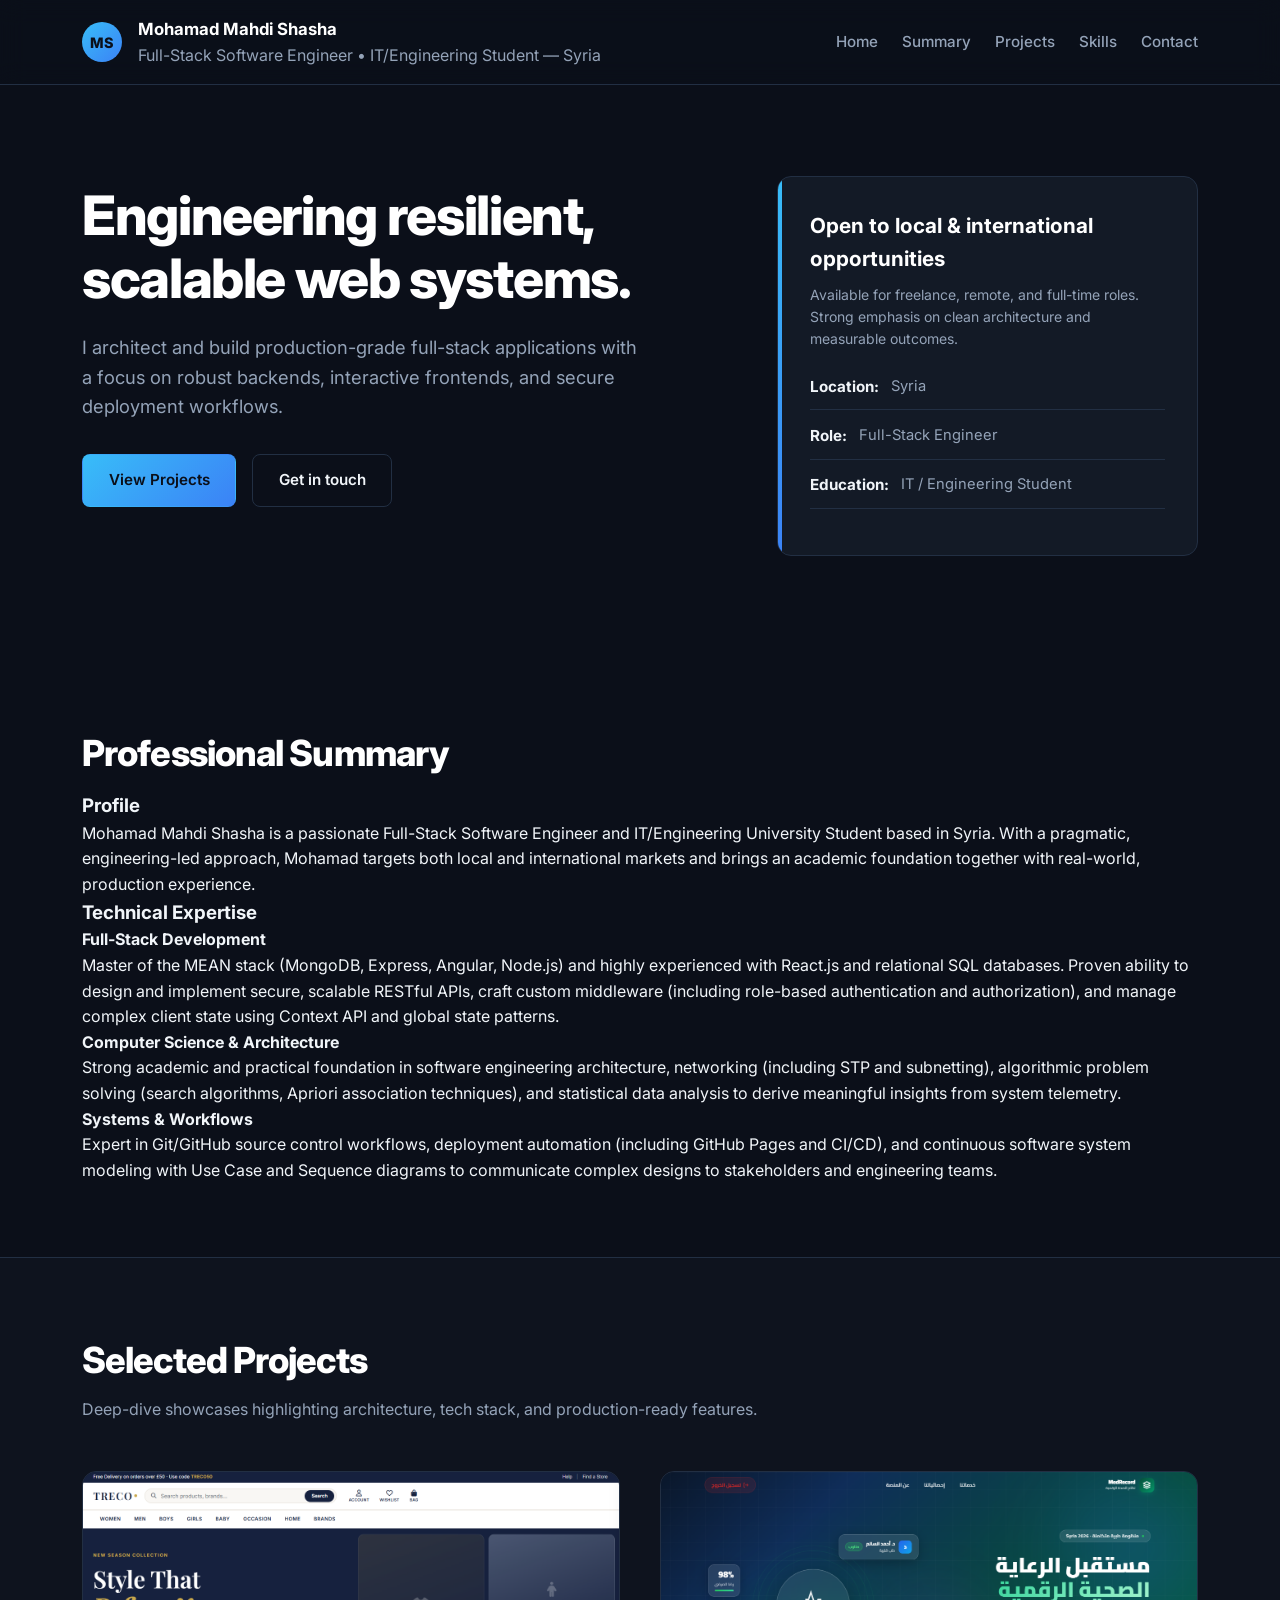
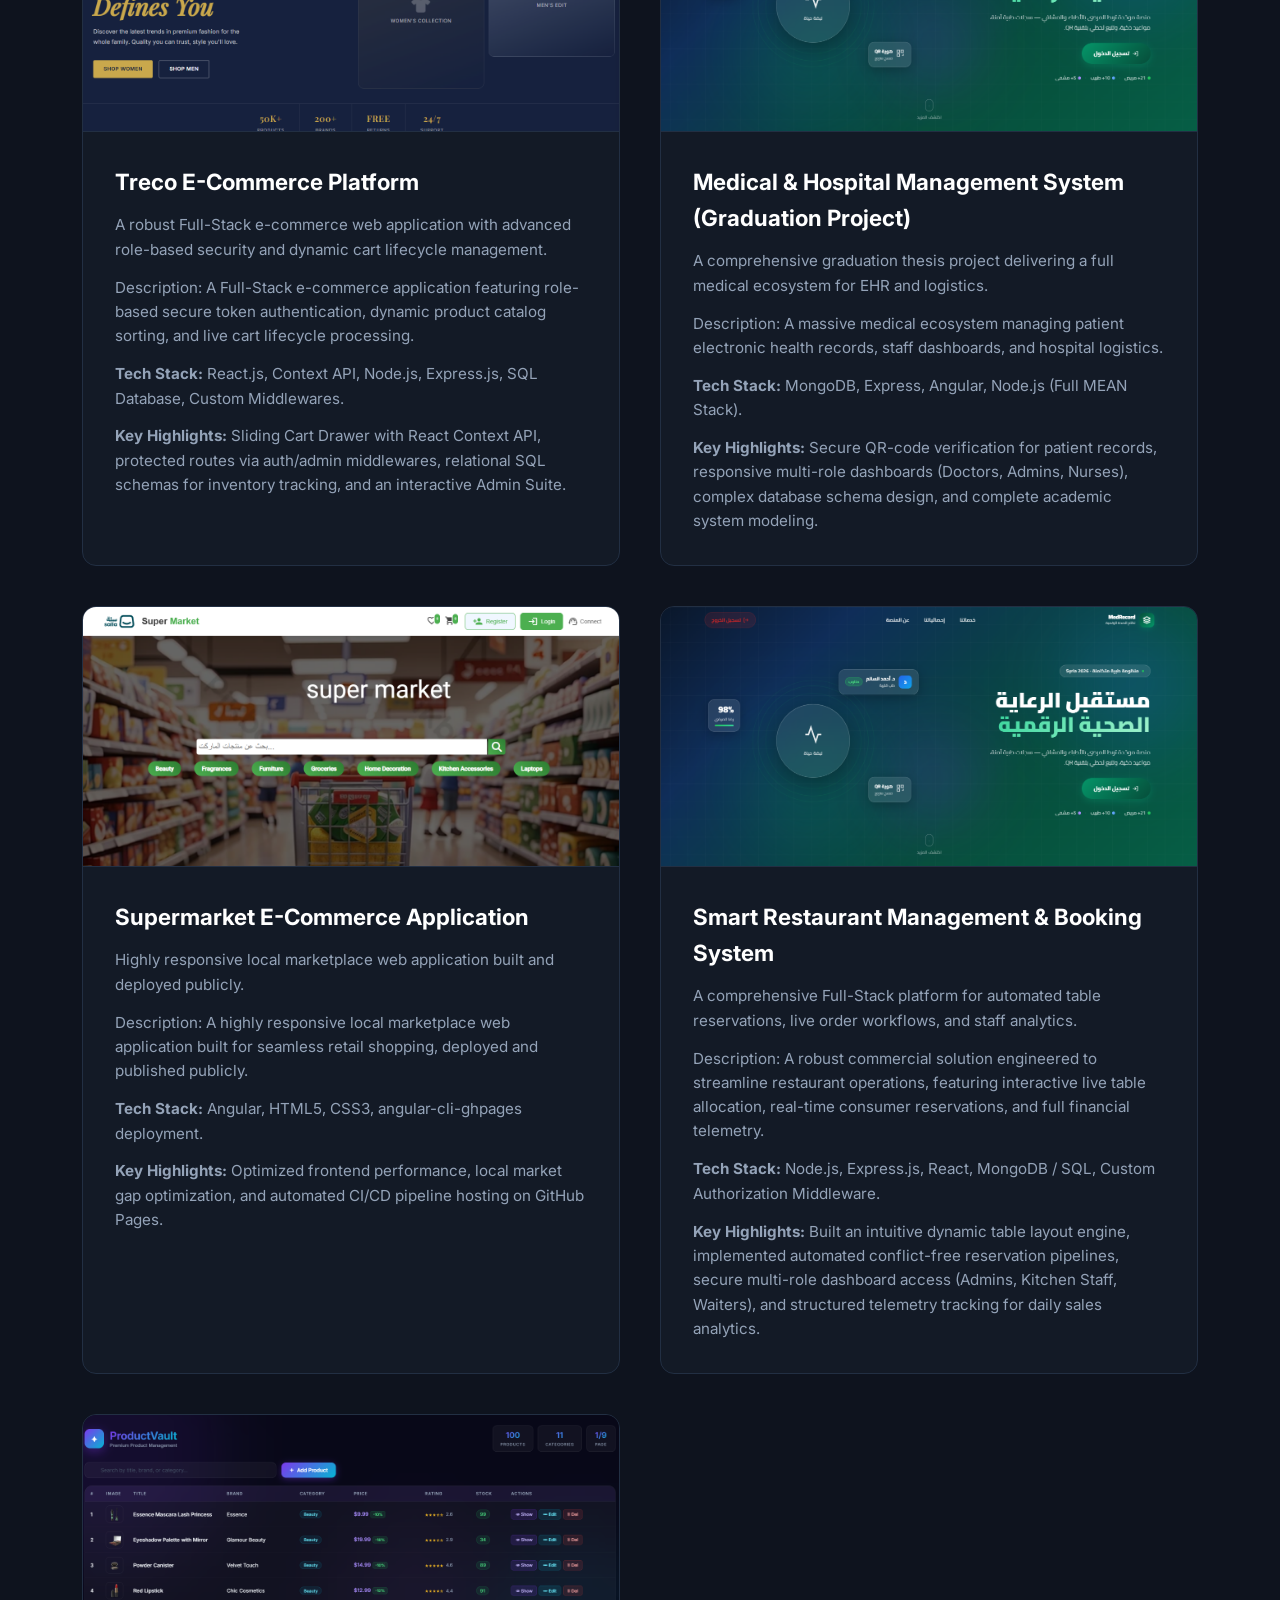
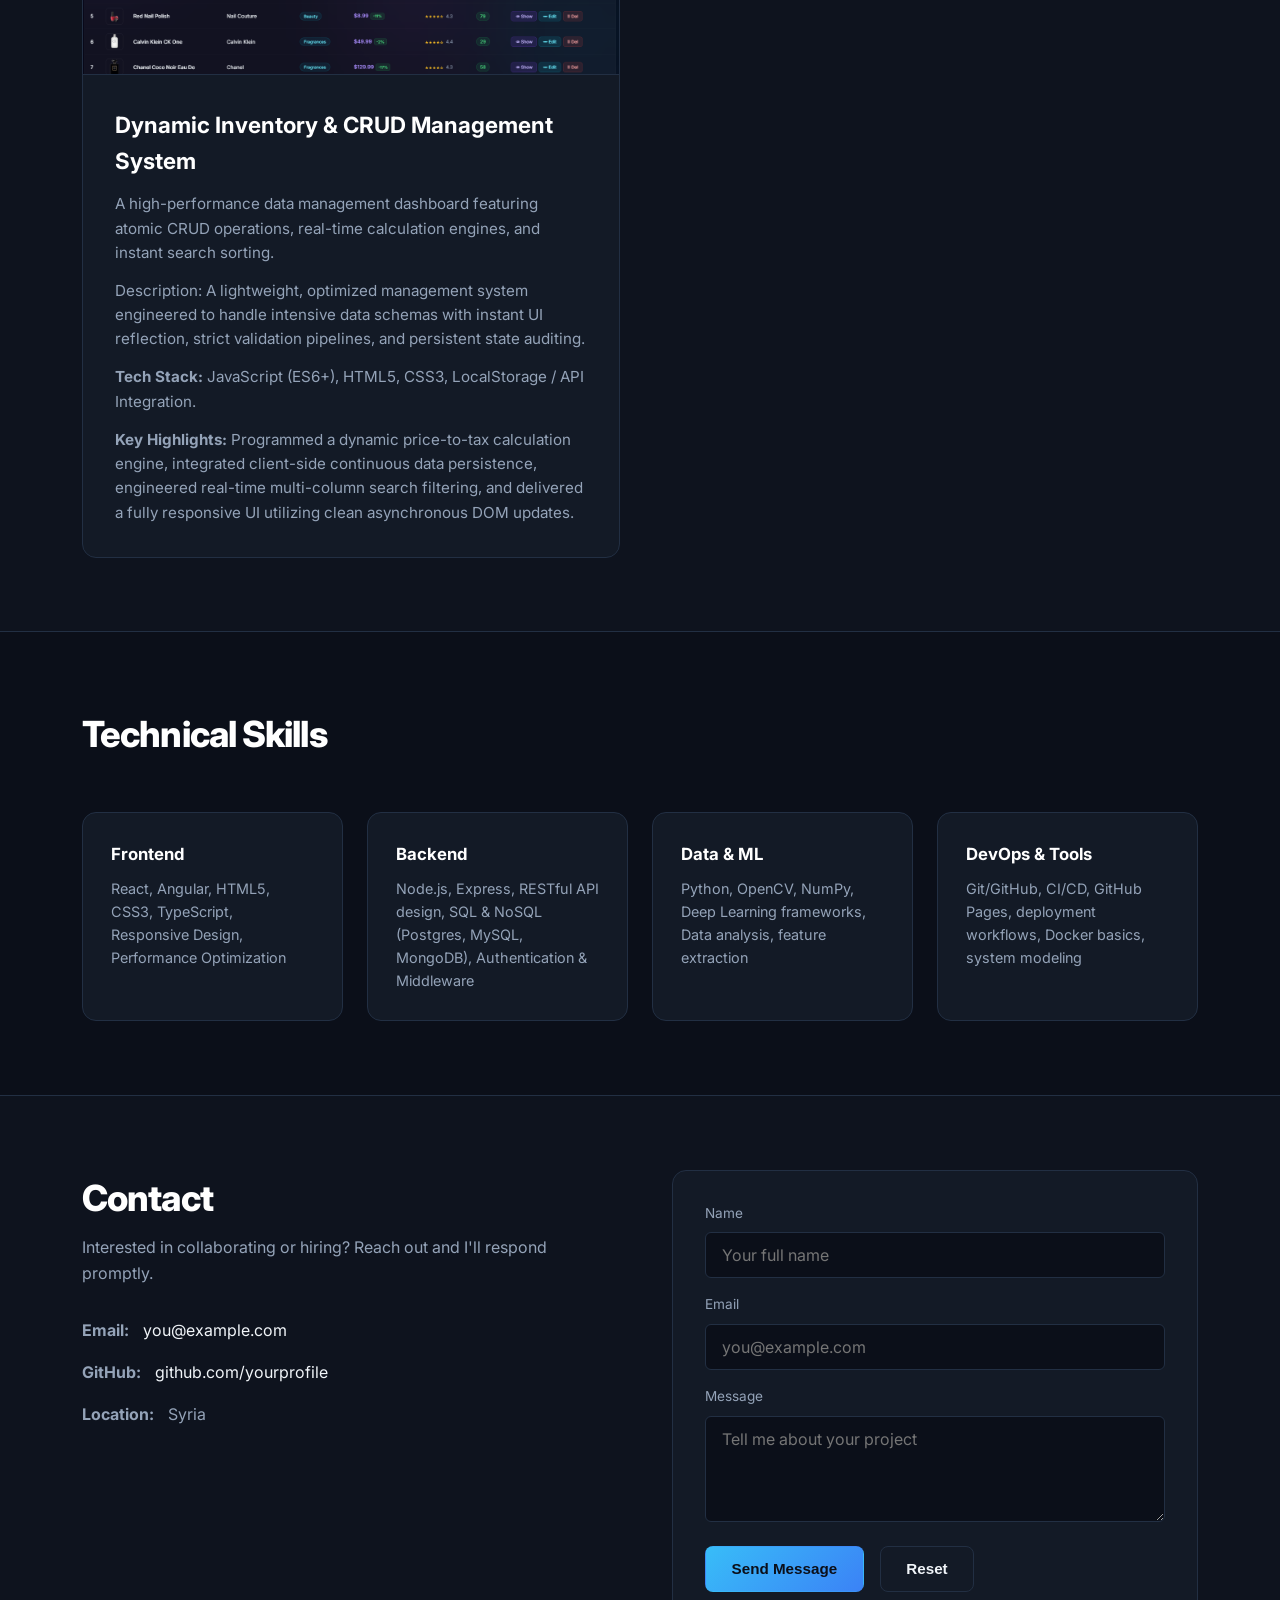
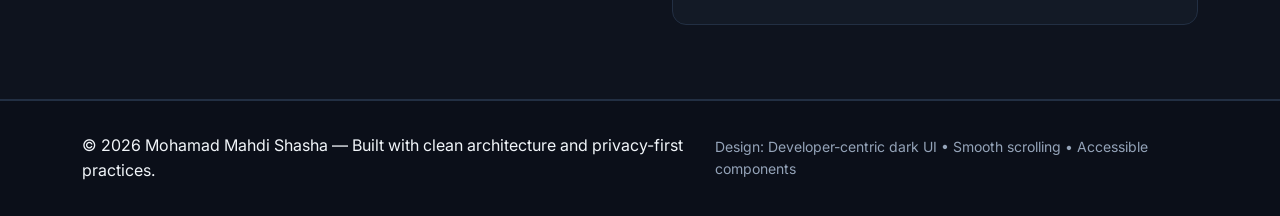
<file: portfolio.html>
<!doctype html>
<html lang="en">
<head>
  <meta charset="utf-8" />
  <meta name="viewport" content="width=device-width,initial-scale=1" />
  <title>Mohamad Mahdi Shasha — Full-Stack Engineer</title>
  <link rel="preconnect" href="https://fonts.gstatic.com" crossorigin>
  <link href="https://fonts.googleapis.com/css2?family=Inter:wght@300;400;600;800&display=swap" rel="stylesheet">
  <link rel="stylesheet" href="portfolio.css">
</head>
<body>
  <header class="site-header" id="top">
    <div class="container header-inner">
      <div class="brand">
        <div class="avatar" aria-hidden="true">MS</div>
        <div>
          <h1>Mohamad Mahdi Shasha</h1>
          <p class="muted">Full-Stack Software Engineer • IT/Engineering Student — Syria</p>
        </div>
      </div>
      <nav class="nav" aria-label="Primary">
        <button class="nav-toggle" aria-expanded="false" aria-controls="nav-list">Menu</button>
        <ul id="nav-list" class="nav-list">
          <li><a href="#hero">Home</a></li>
          <li><a href="#summary">Summary</a></li>
          <li><a href="#projects">Projects</a></li>
          <li><a href="#skills">Skills</a></li>
          <li><a href="#contact">Contact</a></li>
        </ul>
      </nav>
    </div>
  </header>

  <main>
    <section id="hero" class="hero">
      <div class="container hero-grid">
        <div class="hero-copy">
          <h2>Engineering resilient, scalable web systems.</h2>
          <p class="lead">I architect and build production-grade full-stack applications with a focus on robust backends, interactive frontends, and secure deployment workflows.</p>
          <div class="hero-cta">
            <a class="btn primary" href="#projects">View Projects</a>
            <a class="btn ghost" href="#contact">Get in touch</a>
          </div>
        </div>
        <div class="hero-card">
          <div class="card-inner">
            <h3>Open to local & international opportunities</h3>
            <p class="muted small">Available for freelance, remote, and full-time roles. Strong emphasis on clean architecture and measurable outcomes.</p>
            <ul class="meta-list">
              <li><strong>Location:</strong> Syria</li>
              <li><strong>Role:</strong> Full-Stack Engineer</li>
              <li><strong>Education:</strong> IT / Engineering Student</li>
            </ul>
          </div>
        </div>
      </div>
    </section>

    <section id="summary" class="section">
      <div class="container">
        <h2>Professional Summary</h2>
        <div class="summary-grid">
          <article class="summary-card">
            <h3>Profile</h3>
            <p>Mohamad Mahdi Shasha is a passionate Full-Stack Software Engineer and IT/Engineering University Student based in Syria. With a pragmatic, engineering-led approach, Mohamad targets both local and international markets and brings an academic foundation together with real-world, production experience.</p>
          </article>

          <article class="summary-card">
            <h3>Technical Expertise</h3>
            <h4>Full-Stack Development</h4>
            <p>Master of the MEAN stack (MongoDB, Express, Angular, Node.js) and highly experienced with React.js and relational SQL databases. Proven ability to design and implement secure, scalable RESTful APIs, craft custom middleware (including role-based authentication and authorization), and manage complex client state using Context API and global state patterns.</p>

            <h4>Computer Science & Architecture</h4>
            <p>Strong academic and practical foundation in software engineering architecture, networking (including STP and subnetting), algorithmic problem solving (search algorithms, Apriori association techniques), and statistical data analysis to derive meaningful insights from system telemetry.</p>

            <h4>Systems & Workflows</h4>
            <p>Expert in Git/GitHub source control workflows, deployment automation (including GitHub Pages and CI/CD), and continuous software system modeling with Use Case and Sequence diagrams to communicate complex designs to stakeholders and engineering teams.</p>
          </article>
        </div>
      </div>
    </section>

    <section id="projects" class="section dark-section">
      <div class="container">
        <h2>Selected Projects</h2>
        <p class="muted">Deep-dive showcases highlighting architecture, tech stack, and production-ready features.</p>

        <div class="projects-grid">
          <article class="project">
            <div class="project-media">
              <img src="img\لقطة شاشة 2026-06-12 210641.png" alt="Treco Full-Stack E-Commerce Interface Dashboard">
            </div>
            <div class="project-body">
              <h3>Treco E-Commerce Platform</h3>
              <p class="muted small">A robust Full-Stack e-commerce web application with advanced role-based security and dynamic cart lifecycle management.</p>
              <p>Description: A Full-Stack e-commerce application featuring role-based secure token authentication, dynamic product catalog sorting, and live cart lifecycle processing.</p>
              <p><strong>Tech Stack:</strong> React.js, Context API, Node.js, Express.js, SQL Database, Custom Middlewares.</p>
              <p><strong>Key Highlights:</strong> Sliding Cart Drawer with React Context API, protected routes via auth/admin middlewares, relational SQL schemas for inventory tracking, and an interactive Admin Suite.</p>
            </div>
          </article>

          <article class="project">
            <div class="project-media">
              <img src="img\لقطة شاشة 2026-06-09 001340.png" alt="Medical and Hospital Management Dashboard System">
            </div>
            <div class="project-body">
              <h3>Medical & Hospital Management System (Graduation Project)</h3>
              <p class="muted small">A comprehensive graduation thesis project delivering a full medical ecosystem for EHR and logistics.</p>
              <p>Description: A massive medical ecosystem managing patient electronic health records, staff dashboards, and hospital logistics.</p>
              <p><strong>Tech Stack:</strong> MongoDB, Express, Angular, Node.js (Full MEAN Stack).</p>
              <p><strong>Key Highlights:</strong> Secure QR-code verification for patient records, responsive multi-role dashboards (Doctors, Admins, Nurses), complex database schema design, and complete academic system modeling.</p>
            </div>
          </article>

          <article class="project">
            <div class="project-media">
              <img src="img\لقطة شاشة 2026-06-12 210211.png" alt="Supermarket E-commerce Responsive Web Application">
            </div>
            <div class="project-body">
              <h3>Supermarket E-Commerce Application</h3>
              <p class="muted small">Highly responsive local marketplace web application built and deployed publicly.</p>
              <p>Description: A highly responsive local marketplace web application built for seamless retail shopping, deployed and published publicly.</p>
              <p><strong>Tech Stack:</strong> Angular, HTML5, CSS3, angular-cli-ghpages deployment.</p>
              <p><strong>Key Highlights:</strong> Optimized frontend performance, local market gap optimization, and automated CI/CD pipeline hosting on GitHub Pages.</p>
            </div>
          </article>

    <article class="project">
            <div class="project-media">
              <img src="img\لقطة شاشة 2026-06-09 001340.png" alt="Full-Stack Restaurant Management and Booking System Dashboard">
            </div>
            <div class="project-body">
              <h3>Smart Restaurant Management & Booking System</h3>
              <p class="muted small">A comprehensive Full-Stack platform for automated table reservations, live order workflows, and staff analytics.</p>
              <p>Description: A robust commercial solution engineered to streamline restaurant operations, featuring interactive live table allocation, real-time consumer reservations, and full financial telemetry.</p>
              <p><strong>Tech Stack:</strong> Node.js, Express.js, React, MongoDB / SQL, Custom Authorization Middleware.</p>
              <p><strong>Key Highlights:</strong> Built an intuitive dynamic table layout engine, implemented automated conflict-free reservation pipelines, secure multi-role dashboard access (Admins, Kitchen Staff, Waiters), and structured telemetry tracking for daily sales analytics.</p>
            </div>
          </article>
          <article class="project">
            <div class="project-media">
              <img src="img\لقطة شاشة 2026-06-12 211745.png" alt="Dynamic CRUDs Data Management System Interface">
            </div>
            <div class="project-body">
              <h3>Dynamic Inventory & CRUD Management System</h3>
              <p class="muted small">A high-performance data management dashboard featuring atomic CRUD operations, real-time calculation engines, and instant search sorting.</p>
              <p>Description: A lightweight, optimized management system engineered to handle intensive data schemas with instant UI reflection, strict validation pipelines, and persistent state auditing.</p>
              <p><strong>Tech Stack:</strong> JavaScript (ES6+), HTML5, CSS3, LocalStorage / API Integration.</p>
              <p><strong>Key Highlights:</strong> Programmed a dynamic price-to-tax calculation engine, integrated client-side continuous data persistence, engineered real-time multi-column search filtering, and delivered a fully responsive UI utilizing clean asynchronous DOM updates.</p>
            </div>
          </article>
        </div>
      </div>
    </section>

    <section id="skills" class="section">
      <div class="container">
        <h2>Technical Skills</h2>
        <div class="skills-grid">
          <div class="skill-card">
            <h4>Frontend</h4>
            <p>React, Angular, HTML5, CSS3, TypeScript, Responsive Design, Performance Optimization</p>
          </div>
          <div class="skill-card">
            <h4>Backend</h4>
            <p>Node.js, Express, RESTful API design, SQL & NoSQL (Postgres, MySQL, MongoDB), Authentication & Middleware</p>
          </div>
          <div class="skill-card">
            <h4>Data & ML</h4>
            <p>Python, OpenCV, NumPy, Deep Learning frameworks, Data analysis, feature extraction</p>
          </div>
          <div class="skill-card">
            <h4>DevOps & Tools</h4>
            <p>Git/GitHub, CI/CD, GitHub Pages, deployment workflows, Docker basics, system modeling</p>
          </div>
        </div>
      </div>
    </section>

    <section id="contact" class="section dark-section">
      <div class="container contact-grid">
        <div>
          <h2>Contact</h2>
          <p class="muted">Interested in collaborating or hiring? Reach out and I'll respond promptly.</p>
          <ul class="contact-list">
            <li><strong>Email:</strong> <a href="mailto:you@example.com">you@example.com</a></li>
            <li><strong>GitHub:</strong> <a href="#">github.com/yourprofile</a></li>
            <li><strong>Location:</strong> Syria</li>
          </ul>
        </div>
        <form class="contact-form" onsubmit="return false;">
          <label for="name">Name</label>
          <input id="name" type="text" placeholder="Your full name" required>
          <label for="email">Email</label>
          <input id="email" type="email" placeholder="you@example.com" required>
          <label for="message">Message</label>
          <textarea id="message" rows="4" placeholder="Tell me about your project"></textarea>
          <div class="form-actions">
            <button class="btn primary" type="submit">Send Message</button>
            <button class="btn ghost" type="reset">Reset</button>
          </div>
        </form>
      </div>
    </section>
  </main>

  <footer class="site-footer">
    <div class="container footer-inner">
      <p>&copy; <span id="year"></span> Mohamad Mahdi Shasha — Built with clean architecture and privacy-first practices.</p>
      <p class="muted small">Design: Developer-centric dark UI • Smooth scrolling • Accessible components</p>
    </div>
  </footer>

  <script src="portfolio.js"></script>
</body>
</html>
</file>
<file: portfolio.css>
/* ==========================================================================
   1. DESIGN TOKENS — dark (default) + light theme override
   ========================================================================== */
:root {
  color-scheme: dark;

  --bg-main: #0b0f19;
  --bg-surface: #131a26;
  --bg-surface-hover: #1c2637;
  --bg-alt: rgba(19, 26, 38, 0.4);
  --border-color: #222f43;

  --text-main: #f1f5f9;
  --text-muted: #94a3b8;
  --heading: #ffffff;

  --accent: #38bdf8;
  --accent-2: #a78bfa;
  --accent-gradient: linear-gradient(135deg, #38bdf8 0%, #3b82f6 100%);
  --accent-gradient-2: linear-gradient(135deg, #38bdf8 0%, #a78bfa 100%);
  --accent-glow: color-mix(in srgb, var(--accent) 15%, transparent);
  --accent-border: color-mix(in srgb, var(--accent) 30%, transparent);

  --header-bg: rgba(11, 15, 25, 0.8);
  --hover-tint: color-mix(in srgb, var(--text-main) 6%, transparent);
  --overlay-line: color-mix(in srgb, var(--text-main) 6%, transparent);
  --shimmer-a: color-mix(in srgb, var(--text-main) 2%, transparent);
  --shimmer-b: color-mix(in srgb, var(--text-main) 8%, transparent);
  --shadow-color: rgba(0, 0, 0, 0.45);
  --media-grad-1: #1a2332;
  --media-grad-2: #131a26;
  --glow-opacity: 0.18;

  --success: #4ade80;
  --danger: #f87171;

  --font-mono: 'JetBrains Mono', 'Courier New', monospace;
  --max-width: 1180px;
  --radius: 14px;
  --radius-sm: 8px;
  --transition: all 0.3s cubic-bezier(0.4, 0, 0.2, 1);
}

:root[data-theme="light"] {
  color-scheme: light;

  --bg-main: #f8fafc;
  --bg-surface: #ffffff;
  --bg-surface-hover: #f1f5f9;
  --bg-alt: rgba(226, 232, 240, 0.55);
  --border-color: #e2e8f0;

  --text-main: #334155;
  --text-muted: #64748b;
  --heading: #0f172a;

  --accent: #0284c7;
  --accent-2: #7c3aed;
  --accent-gradient-2: linear-gradient(135deg, #0284c7 0%, #7c3aed 100%);

  --header-bg: rgba(255, 255, 255, 0.85);
  --shadow-color: rgba(15, 23, 42, 0.1);
  --media-grad-1: #eef2f7;
  --media-grad-2: #e2e8f0;
  --glow-opacity: 0.12;

  --success: #15803d;
  --danger: #dc2626;
}

/* ==========================================================================
   2. RESET & GLOBAL STYLES
   ========================================================================== */
* {
  margin: 0;
  padding: 0;
  box-sizing: border-box;
}

html {
  scroll-behavior: smooth;
  font-family: 'Inter', -apple-system, BlinkMacSystemFont, sans-serif;
  background-color: var(--bg-main);
  color: var(--text-main);
}

body {
  line-height: 1.6;
  -webkit-font-smoothing: antialiased;
  position: relative;
  overflow-x: hidden;
}

html, body, .site-header, .scroll-progress span,
.hero-card, .profile-card, .expertise-card, .project, .project-media,
.project-compact, .skill-card, .contact-form, .contact-form input,
.contact-form textarea, .nav-list a, .btn, .tag, .pill, .eyebrow,
.meta-list li, .theme-toggle, .back-to-top, .avatar {
  transition: var(--transition);
}

.container {
  max-width: var(--max-width);
  margin: 0 auto;
  padding: 0 2rem;
}

.muted { color: var(--text-muted); }
.small { font-size: 0.875rem; }
.micro { font-size: 0.78rem; }

/* Skip link */
.skip-link {
  position: absolute;
  top: -48px;
  left: 1rem;
  z-index: 2000;
  background: var(--accent);
  color: #0b0f19;
  padding: 0.75rem 1.25rem;
  border-radius: var(--radius-sm);
  font-weight: 600;
  text-decoration: none;
  transition: top 0.2s ease;
}
.skip-link:focus {
  top: 1rem;
}

code {
  font-family: var(--font-mono);
  background: var(--accent-glow);
  color: var(--accent);
  padding: 0.15em 0.45em;
  border-radius: 4px;
  font-size: 0.85em;
}

/* Titles — fluid via clamp() so they scale smoothly with viewport, no jump breakpoints */
h2 {
  font-size: clamp(1.75rem, 1.4rem + 1.5vw, 2.25rem);
  font-weight: 800;
  letter-spacing: -0.025em;
  margin-bottom: 0.5rem;
  color: var(--heading);
}

.text-gradient {
  background: var(--accent-gradient-2);
  -webkit-background-clip: text;
  -webkit-text-fill-color: transparent;
  background-clip: text;
}

.section-tag {
  display: inline-block;
  font-family: var(--font-mono);
  font-size: 0.8rem;
  color: var(--accent);
  text-transform: uppercase;
  letter-spacing: 0.12em;
  margin-bottom: 0.75rem;
}

.section-lead {
  color: var(--text-muted);
  font-size: clamp(0.95rem, 0.88rem + 0.3vw, 1.05rem);
  max-width: 640px;
  margin-top: 0.75rem;
}

/* Sections */
.section {
  padding: clamp(3.5rem, 3rem + 2vw, 6rem) 0;
  position: relative;
}
.dark-section {
  background-color: var(--bg-alt);
  border-top: 1px solid var(--border-color);
  border-bottom: 1px solid var(--border-color);
}

/* Background decor */
.bg-decor {
  position: fixed;
  inset: 0;
  z-index: -1;
  overflow: hidden;
  pointer-events: none;
}
.glow {
  position: absolute;
  border-radius: 50%;
  filter: blur(120px);
  opacity: var(--glow-opacity);
  transition: opacity 0.35s ease;
}
.glow-1 {
  width: 560px;
  height: 560px;
  top: -180px;
  right: -120px;
  background: var(--accent);
}
.glow-2 {
  width: 480px;
  height: 480px;
  bottom: 0;
  left: -160px;
  background: var(--accent-2);
}
.grid-overlay {
  position: absolute;
  inset: 0;
  background-image:
    linear-gradient(var(--overlay-line) 1px, transparent 1px),
    linear-gradient(90deg, var(--overlay-line) 1px, transparent 1px);
  background-size: 48px 48px;
  mask-image: radial-gradient(ellipse 80% 60% at 50% 0%, #000 40%, transparent 100%);
}

/* Buttons */
.btn {
  display: inline-flex;
  align-items: center;
  justify-content: center;
  gap: 0.5rem;
  padding: 0.85rem 1.6rem;
  font-weight: 600;
  border-radius: var(--radius-sm);
  text-decoration: none;
  font-size: 0.95rem;
  cursor: pointer;
  border: 1px solid transparent;
  min-height: 44px;
}

.btn-sm { padding: 0.55rem 1.1rem; font-size: 0.85rem; min-height: 38px; }

.btn.primary {
  background: var(--accent-gradient);
  color: #0b0f19;
}

.btn.primary:hover {
  transform: translateY(-2px);
  box-shadow: 0 8px 20px var(--accent-glow);
}

.btn.ghost {
  border-color: var(--border-color);
  color: var(--text-main);
  background: transparent;
}

.btn.ghost:hover {
  background-color: var(--hover-tint);
  border-color: var(--text-muted);
}

/* Pills / tags */
.pill {
  display: inline-flex;
  align-items: center;
  gap: 0.4rem;
  padding: 0.35rem 0.85rem;
  border-radius: 999px;
  font-size: 0.8rem;
  font-weight: 600;
  border: 1px solid var(--border-color);
}
.pill-accent {
  color: var(--accent);
  background: var(--accent-glow);
  border-color: var(--accent-border);
}

.tag-list {
  display: flex;
  flex-wrap: wrap;
  gap: 0.5rem;
  margin: 0.25rem 0;
}
.tag {
  font-family: var(--font-mono);
  font-size: 0.75rem;
  color: var(--text-muted);
  background: var(--hover-tint);
  border: 1px solid var(--border-color);
  padding: 0.3rem 0.65rem;
  border-radius: 6px;
}

/* ==========================================================================
   3. HEADER & NAVIGATION
   ========================================================================== */
.site-header {
  position: fixed;
  top: 0;
  left: 0;
  width: 100%;
  background-color: var(--header-bg);
  backdrop-filter: blur(12px);
  border-bottom: 1px solid var(--border-color);
  z-index: 1000;
}

.header-inner {
  display: flex;
  justify-content: space-between;
  align-items: center;
  padding-top: 1rem;
  padding-bottom: 1rem;
}

.brand {
  display: flex;
  align-items: center;
  gap: 1rem;
  text-decoration: none;
  color: inherit;
}

.brand h1 {
  font-size: 1.05rem;
  font-weight: 700;
  color: var(--heading);
}

.avatar {
  width: 40px;
  height: 40px;
  background: var(--accent-gradient);
  color: #0b0f19;
  border-radius: 50%;
  display: flex;
  align-items: center;
  justify-content: center;
  font-weight: 800;
  font-size: 0.9rem;
  flex-shrink: 0;
}

.nav {
  display: flex;
  align-items: center;
  gap: 1.25rem;
}

.nav-list {
  display: flex;
  list-style: none;
  gap: 1.5rem;
}

.nav-list a {
  position: relative;
  color: var(--text-muted);
  text-decoration: none;
  font-size: 0.95rem;
  font-weight: 500;
  padding-bottom: 2px;
}

.nav-list a::after {
  content: '';
  position: absolute;
  left: 0;
  bottom: -4px;
  width: 0;
  height: 2px;
  background: var(--accent-gradient);
  transition: width 0.25s ease;
}

.nav-list a:hover { color: var(--heading); }
.nav-list a.active { color: var(--accent); }
.nav-list a.active::after,
.nav-list a:hover::after { width: 100%; }

.nav-cta { white-space: nowrap; }

/* Theme toggle */
.theme-toggle {
  display: flex;
  align-items: center;
  justify-content: center;
  width: 40px;
  height: 40px;
  border-radius: 50%;
  border: 1px solid var(--border-color);
  background: transparent;
  color: var(--text-muted);
  cursor: pointer;
  font-size: 0.95rem;
  flex-shrink: 0;
}
.theme-toggle:hover {
  color: var(--accent);
  border-color: var(--accent-border);
  background: var(--accent-glow);
}
.theme-icon-light { display: none; }
:root[data-theme="light"] .theme-icon-dark { display: none; }
:root[data-theme="light"] .theme-icon-light { display: inline; }

.nav-toggle {
  display: none;
  flex-direction: column;
  gap: 5px;
  background: none;
  border: none;
  cursor: pointer;
  padding: 4px;
  width: 44px;
  height: 44px;
  align-items: center;
  justify-content: center;
}
.nav-toggle-bar {
  width: 22px;
  height: 2px;
  background: var(--text-main);
  border-radius: 2px;
  transition: var(--transition);
}

/* ==========================================================================
   4. HERO SECTION
   ========================================================================== */
.hero {
  padding-top: 11rem;
  padding-bottom: 6rem;
}

.hero-grid {
  display: grid;
  grid-template-columns: 1.2fr 0.8fr;
  gap: 4rem;
  align-items: center;
}

.eyebrow {
  display: inline-flex;
  align-items: center;
  gap: 0.5rem;
  font-family: var(--font-mono);
  font-size: 0.85rem;
  color: var(--text-muted);
  margin-bottom: 1.5rem;
  padding: 0.4rem 0.9rem;
  border: 1px solid var(--border-color);
  border-radius: 999px;
  background: var(--hover-tint);
}

.status-dot {
  width: 8px;
  height: 8px;
  border-radius: 50%;
  background: var(--success);
  box-shadow: 0 0 0 3px color-mix(in srgb, var(--success) 20%, transparent);
  flex-shrink: 0;
}

.hero-copy h2 {
  font-size: clamp(2.25rem, 1.6rem + 3vw, 3.4rem);
  line-height: 1.15;
  margin-bottom: 1.5rem;
  color: var(--heading);
}

.lead {
  font-size: clamp(1rem, 0.93rem + 0.3vw, 1.15rem);
  color: var(--text-muted);
  margin-bottom: 2rem;
  max-width: 560px;
}

.hero-cta {
  display: flex;
  flex-wrap: wrap;
  gap: 1rem;
  margin-bottom: 2.5rem;
}

.hero-stack {
  display: flex;
  flex-wrap: wrap;
  gap: 0.65rem 1.5rem;
}
.hero-stack span {
  display: inline-flex;
  align-items: center;
  gap: 0.5rem;
  color: var(--text-muted);
  font-size: 0.88rem;
  font-weight: 500;
}
.hero-stack i { color: var(--accent); font-size: 1rem; }

.hero-card {
  background-color: var(--bg-surface);
  border: 1px solid var(--border-color);
  border-radius: var(--radius);
  padding: 2rem;
  position: relative;
  overflow: hidden;
}

.hero-card::before {
  content: '';
  position: absolute;
  top: 0;
  left: 0;
  width: 4px;
  height: 100%;
  background: var(--accent-gradient);
}

.hero-card-top { margin-bottom: 1.25rem; }

.hero-card h3 {
  font-size: 1.3rem;
  margin-bottom: 0.5rem;
  color: var(--heading);
}

.meta-list {
  list-style: none;
  margin-top: 1.5rem;
}

.meta-list li {
  display: flex;
  align-items: flex-start;
  gap: 0.75rem;
  margin-bottom: 0.85rem;
  font-size: 0.92rem;
  border-bottom: 1px solid var(--border-color);
  padding-bottom: 0.65rem;
  color: var(--text-muted);
}
.meta-list li i { color: var(--accent); margin-top: 3px; }
.meta-list li strong {
  display: block;
  color: var(--text-main);
  font-size: 0.95rem;
}

/* ==========================================================================
   5. PROFESSIONAL SUMMARY
   ========================================================================== */
.profile-card {
  background-color: var(--bg-surface);
  border: 1px solid var(--border-color);
  border-left: 3px solid var(--accent);
  border-radius: var(--radius);
  padding: 2rem 2.5rem;
  margin-top: 2.5rem;
  font-size: 1.05rem;
}

.expertise-grid {
  display: grid;
  grid-template-columns: repeat(auto-fit, minmax(260px, 1fr));
  gap: 1.75rem;
  margin-top: 2rem;
}

.expertise-card {
  container-type: inline-size;
  background-color: var(--bg-surface);
  border: 1px solid var(--border-color);
  border-radius: var(--radius);
  padding: 2rem;
}
.expertise-card:hover {
  border-color: var(--accent-border);
  transform: translateY(-4px);
}

.expertise-icon {
  width: 48px;
  height: 48px;
  border-radius: var(--radius-sm);
  background: var(--accent-glow);
  color: var(--accent);
  display: flex;
  align-items: center;
  justify-content: center;
  font-size: 1.25rem;
  margin-bottom: 1.25rem;
}

.expertise-card h3 {
  font-size: 1.2rem;
  margin-bottom: 0.85rem;
  color: var(--heading);
}

.expertise-card p {
  color: var(--text-muted);
  font-size: 0.95rem;
}
.expertise-card p strong { color: var(--text-main); }

/* ==========================================================================
   6. PROJECTS SECTION
   ========================================================================== */
.projects-grid {
  display: grid;
  grid-template-columns: repeat(auto-fit, minmax(500px, 1fr));
  gap: 2.5rem;
  margin-top: 3rem;
}

.project {
  container-type: inline-size;
  container-name: project-card;
  background-color: var(--bg-surface);
  border: 1px solid var(--border-color);
  border-radius: var(--radius);
  overflow: hidden;
  display: flex;
  flex-direction: column;
  --rx: 0deg;
  --ry: 0deg;
  transform: perspective(1000px) rotateX(var(--rx)) rotateY(var(--ry)) translateY(0);
}

.project:hover {
  transform: perspective(1000px) rotateX(var(--rx)) rotateY(var(--ry)) translateY(-6px);
  border-color: var(--accent-border);
  box-shadow: 0 12px 30px var(--shadow-color);
}

.project-media {
  width: 100%;
  height: 260px;
  background: linear-gradient(135deg, var(--media-grad-1) 0%, var(--media-grad-2) 100%);
  overflow: hidden;
  position: relative;
  border-bottom: 1px solid var(--border-color);
  display: flex;
  align-items: center;
  justify-content: center;
}

.project-media img {
  width: 100%;
  height: 100%;
  object-fit: cover;
  transition: transform 0.3s ease, opacity 0.4s ease;
}

.project:hover .project-media img {
  transform: scale(1.04);
}

.media-caption {
  display: none;
  position: absolute;
  inset: 0;
  align-items: center;
  justify-content: center;
  text-align: center;
  padding: 1.5rem;
  font-size: 0.85rem;
  color: var(--text-muted);
  background: repeating-linear-gradient(135deg, var(--overlay-line) 0 10px, transparent 10px 20px);
}

.project-media.is-missing img { display: none; }
.project-media.is-missing .media-caption { display: flex; }

.project-body {
  padding: 2rem;
  flex-grow: 1;
  display: flex;
  flex-direction: column;
  gap: 0.85rem;
  position: relative;
}

.project-number {
  font-family: var(--font-mono);
  font-size: 0.8rem;
  color: var(--accent);
  font-weight: 600;
}

.project-body h3 {
  font-size: 1.4rem;
  color: var(--heading);
}

.project-subtitle {
  font-size: 0.85rem;
  color: var(--accent-2);
  font-weight: 600;
  text-transform: uppercase;
  letter-spacing: 0.05em;
  margin-top: -0.5rem;
}

.project-body > p {
  font-size: 0.95rem;
  color: var(--text-muted);
}

.highlight-list {
  list-style: none;
  display: flex;
  flex-direction: column;
  gap: 0.55rem;
  margin-top: 0.25rem;
}
.highlight-list li {
  position: relative;
  padding-left: 1.4rem;
  font-size: 0.92rem;
  color: var(--text-muted);
}
.highlight-list li::before {
  content: '\f00c';
  font-family: 'Font Awesome 6 Free';
  font-weight: 900;
  position: absolute;
  left: 0;
  top: 2px;
  color: var(--accent);
  font-size: 0.7rem;
}

/* Container query: when a project card itself is narrow (e.g. embedded in a
   tighter layout), tighten spacing independent of the viewport width. */
@container project-card (max-width: 420px) {
  .project-body { padding: 1.35rem; gap: 0.65rem; }
  .project-body h3 { font-size: 1.2rem; }
  .highlight-list li { font-size: 0.85rem; }
  .tag { font-size: 0.7rem; }
}

/* Additional / compact projects */
.more-projects {
  margin-top: 4rem;
  padding-top: 3rem;
  border-top: 1px solid var(--border-color);
}
.more-projects-title {
  display: flex;
  align-items: center;
  gap: 0.6rem;
  font-size: 1.15rem;
  color: var(--text-muted);
  margin-bottom: 1.75rem;
}
.more-projects-title i { color: var(--accent); }

.more-projects-grid {
  display: grid;
  grid-template-columns: repeat(auto-fit, minmax(360px, 1fr));
  gap: 1.75rem;
}

.project-compact {
  display: flex;
  gap: 1.25rem;
  background-color: var(--bg-surface);
  border: 1px solid var(--border-color);
  border-radius: var(--radius);
  overflow: hidden;
}
.project-compact:hover {
  border-color: var(--accent-border);
  box-shadow: 0 8px 20px var(--shadow-color);
  transform: translateY(-3px);
}

.project-compact-media {
  width: 140px;
  flex-shrink: 0;
  overflow: hidden;
  position: relative;
  background: linear-gradient(135deg, var(--media-grad-1) 0%, var(--media-grad-2) 100%);
}
.project-compact-media img {
  width: 100%;
  height: 100%;
  object-fit: cover;
  min-height: 140px;
}

.project-compact-body {
  padding: 1.25rem 1.25rem 1.25rem 0;
  display: flex;
  flex-direction: column;
  gap: 0.5rem;
  justify-content: center;
}
.project-compact-body h4 {
  font-size: 1.02rem;
  color: var(--heading);
}
.project-compact-body p {
  font-size: 0.85rem;
  color: var(--text-muted);
}

/* ==========================================================================
   7. SKILLS & CONTACT & FOOTER
   ========================================================================== */
.skills-grid {
  display: grid;
  grid-template-columns: repeat(auto-fit, minmax(240px, 1fr));
  gap: 1.5rem;
  margin-top: 3rem;
}

.skill-card {
  background-color: var(--bg-surface);
  border: 1px solid var(--border-color);
  border-radius: var(--radius);
  padding: 1.75rem;
}

.skill-card:hover {
  border-color: var(--accent);
  background-color: var(--bg-surface-hover);
  transform: translateY(-3px);
}

.skill-icon {
  width: 42px;
  height: 42px;
  border-radius: var(--radius-sm);
  background: var(--accent-glow);
  color: var(--accent);
  display: flex;
  align-items: center;
  justify-content: center;
  font-size: 1.05rem;
  margin-bottom: 1rem;
}

.skill-card h4 {
  color: var(--heading);
  margin-bottom: 0.6rem;
  font-size: 1.05rem;
}
.skill-card p { color: var(--text-muted); font-size: 0.9rem; }

/* Contact */
.contact-grid {
  display: grid;
  grid-template-columns: 1fr 1fr;
  gap: 4rem;
}

.contact-list {
  list-style: none;
  margin-top: 2rem;
  display: flex;
  flex-direction: column;
  gap: 1rem;
}

.contact-list li {
  display: flex;
  align-items: center;
  gap: 0.85rem;
  color: var(--text-muted);
}
.contact-list li i {
  width: 20px;
  color: var(--accent);
  text-align: center;
}

.contact-list a {
  color: var(--text-main);
  text-decoration: none;
}
.contact-list a:hover { color: var(--accent); }

.contact-form {
  display: flex;
  flex-direction: column;
  gap: 1rem;
  background: var(--bg-surface);
  border: 1px solid var(--border-color);
  border-radius: var(--radius);
  padding: 2rem;
}

.contact-form label {
  font-size: 0.85rem;
  color: var(--text-muted);
  margin-bottom: -0.5rem;
}

.contact-form input, .contact-form textarea {
  background-color: var(--bg-main);
  border: 1px solid var(--border-color);
  border-radius: 6px;
  padding: 0.75rem 1rem;
  color: var(--text-main);
  font-family: inherit;
  font-size: 1rem;
}

.contact-form input:focus, .contact-form textarea:focus {
  outline: none;
  border-color: var(--accent);
  box-shadow: 0 0 0 3px var(--accent-glow);
}

.form-actions {
  display: flex;
  flex-wrap: wrap;
  gap: 1rem;
  margin-top: 0.5rem;
}

/* Footer */
.site-footer {
  border-top: 1px solid var(--border-color);
  padding: 2rem 0;
}

.footer-inner {
  display: flex;
  justify-content: space-between;
  align-items: center;
}

/* Back to top */
.back-to-top {
  position: fixed;
  bottom: 2rem;
  right: 2rem;
  width: 46px;
  height: 46px;
  border-radius: 50%;
  background: var(--bg-surface);
  border: 1px solid var(--border-color);
  color: var(--accent);
  display: flex;
  align-items: center;
  justify-content: center;
  text-decoration: none;
  opacity: 0;
  visibility: hidden;
  transform: translateY(10px);
  z-index: 900;
}
.back-to-top.visible {
  opacity: 1;
  visibility: visible;
  transform: translateY(0);
}
.back-to-top:hover {
  border-color: var(--accent);
  transform: translateY(-3px);
}

/* Reveal on scroll */
[data-reveal] {
  opacity: 0;
  transform: translateY(16px);
  transition: opacity 0.7s cubic-bezier(.2,.9,.2,1), transform 0.7s cubic-bezier(.2,.9,.2,1);
}
[data-reveal].is-visible {
  opacity: 1;
  transform: translateY(0);
}

/* ==========================================================================
   9. UX POLISH — progress bar, scroll nudge, forms, shimmer, focus
   ========================================================================== */

/* Accessible focus ring, keyboard-only */
a:focus-visible,
button:focus-visible,
input:focus-visible,
textarea:focus-visible {
  outline: 2px solid var(--accent);
  outline-offset: 3px;
  border-radius: 4px;
}

/* Top scroll progress bar */
.scroll-progress {
  position: fixed;
  top: 0;
  left: 0;
  width: 100%;
  height: 3px;
  z-index: 1100;
  background: transparent;
}
.scroll-progress span {
  display: block;
  height: 100%;
  width: 0%;
  background: var(--accent-gradient-2);
  transition: width 0.1s linear;
}

/* Hero scroll nudge */
.scroll-nudge {
  position: absolute;
  left: 50%;
  bottom: 1.75rem;
  transform: translateX(-50%);
  display: flex;
  flex-direction: column;
  align-items: center;
  gap: 0.4rem;
  color: var(--text-muted);
  text-decoration: none;
  font-family: var(--font-mono);
  font-size: 0.72rem;
  text-transform: uppercase;
  letter-spacing: 0.12em;
  animation: nudge-bounce 2.2s ease-in-out infinite;
}
.scroll-nudge:hover { color: var(--accent); }
@keyframes nudge-bounce {
  0%, 100% { transform: translateX(-50%) translateY(0); }
  50% { transform: translateX(-50%) translateY(8px); }
}
@media (max-width: 968px) { .scroll-nudge { display: none; } }

/* Hamburger -> X animation */
.nav-toggle[aria-expanded="true"] .nav-toggle-bar:nth-child(1) {
  transform: translateY(7px) rotate(45deg);
}
.nav-toggle[aria-expanded="true"] .nav-toggle-bar:nth-child(2) {
  opacity: 0;
}
.nav-toggle[aria-expanded="true"] .nav-toggle-bar:nth-child(3) {
  transform: translateY(-7px) rotate(-45deg);
}

/* Image loading shimmer */
.project-media img,
.project-compact-media img {
  opacity: 0;
}
.project-media img.is-loaded,
.project-compact-media img.is-loaded {
  opacity: 1;
}
.project-media:not(.is-missing):has(img:not(.is-loaded))::before,
.project-compact-media:has(img:not(.is-loaded))::before {
  content: '';
  position: absolute;
  inset: 0;
  background: linear-gradient(100deg, var(--shimmer-a) 30%, var(--shimmer-b) 50%, var(--shimmer-a) 70%);
  background-size: 200% 100%;
  animation: shimmer 1.6s ease-in-out infinite;
}
@keyframes shimmer {
  0% { background-position: 200% 0; }
  100% { background-position: -200% 0; }
}

/* Contact form: button loading state + status message */
.contact-form button[type="submit"] {
  position: relative;
}
.btn-spinner {
  display: none;
  width: 16px;
  height: 16px;
  border-radius: 50%;
  border: 2px solid rgba(11, 15, 25, 0.35);
  border-top-color: #0b0f19;
  animation: spin 0.7s linear infinite;
}
.contact-form.is-sending .btn-icon { display: none; }
.contact-form.is-sending .btn-spinner { display: inline-block; }
.contact-form.is-sending button[type="submit"] { opacity: 0.85; pointer-events: none; }
@keyframes spin { to { transform: rotate(360deg); } }

.form-status {
  min-height: 1.4em;
  font-size: 0.88rem;
  margin-top: -0.25rem;
  font-weight: 600;
}
.form-status.success { color: var(--success); }
.form-status.error { color: var(--danger); }

/* Reduced motion: strip decorative animation/transform, keep functionality */
@media (prefers-reduced-motion: reduce) {
  html { scroll-behavior: auto; }
  *, *::before, *::after {
    animation-duration: 0.001ms !important;
    animation-iteration-count: 1 !important;
    transition-duration: 0.001ms !important;
    scroll-behavior: auto !important;
  }
  .project, .project:hover {
    transform: none;
  }
  [data-reveal] {
    opacity: 1;
    transform: none;
  }
}

/* ==========================================================================
   10. RESPONSIVE DESIGN
   ========================================================================== */
@media (max-width: 968px) {
  .hero-grid, .contact-grid {
    grid-template-columns: 1fr;
    gap: 2.5rem;
  }
  .footer-inner { flex-direction: column; gap: 1rem; text-align: center; }

  .nav-list, .nav-cta {
    display: none;
  }
  .nav-list.open {
    display: flex;
    flex-direction: column;
    position: absolute;
    top: 100%;
    left: 0;
    width: 100%;
    background: var(--bg-main);
    border-bottom: 1px solid var(--border-color);
    padding: 1.5rem 2rem;
    gap: 1.25rem;
  }
  .nav-toggle { display: flex; }
}

@media (max-width: 576px) {
  .projects-grid { grid-template-columns: 1fr; }
  .project-compact { flex-direction: column; }
  .project-compact-media { width: 100%; height: 180px; }
  .project-compact-body { padding: 1.25rem; }
  .hero { padding-top: 9rem; }
  .profile-card { padding: 1.5rem; }
}
</file>
